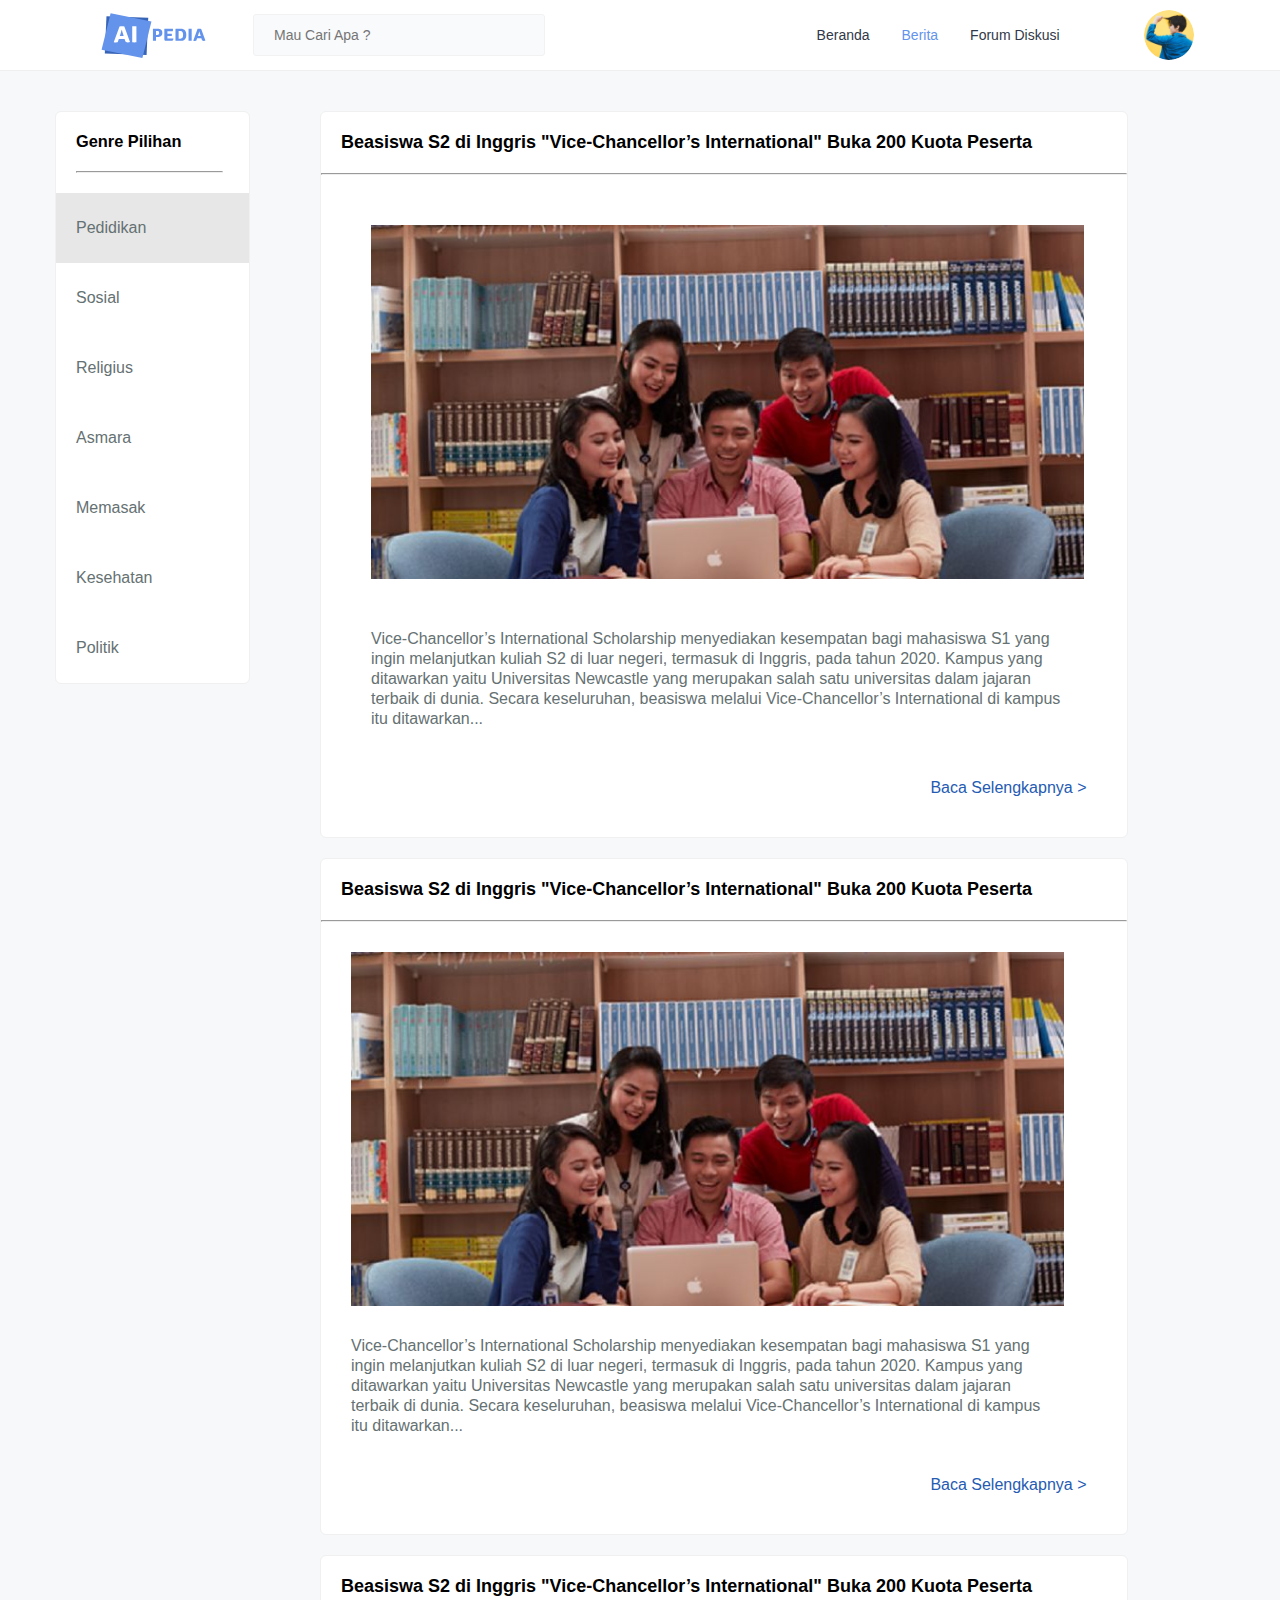
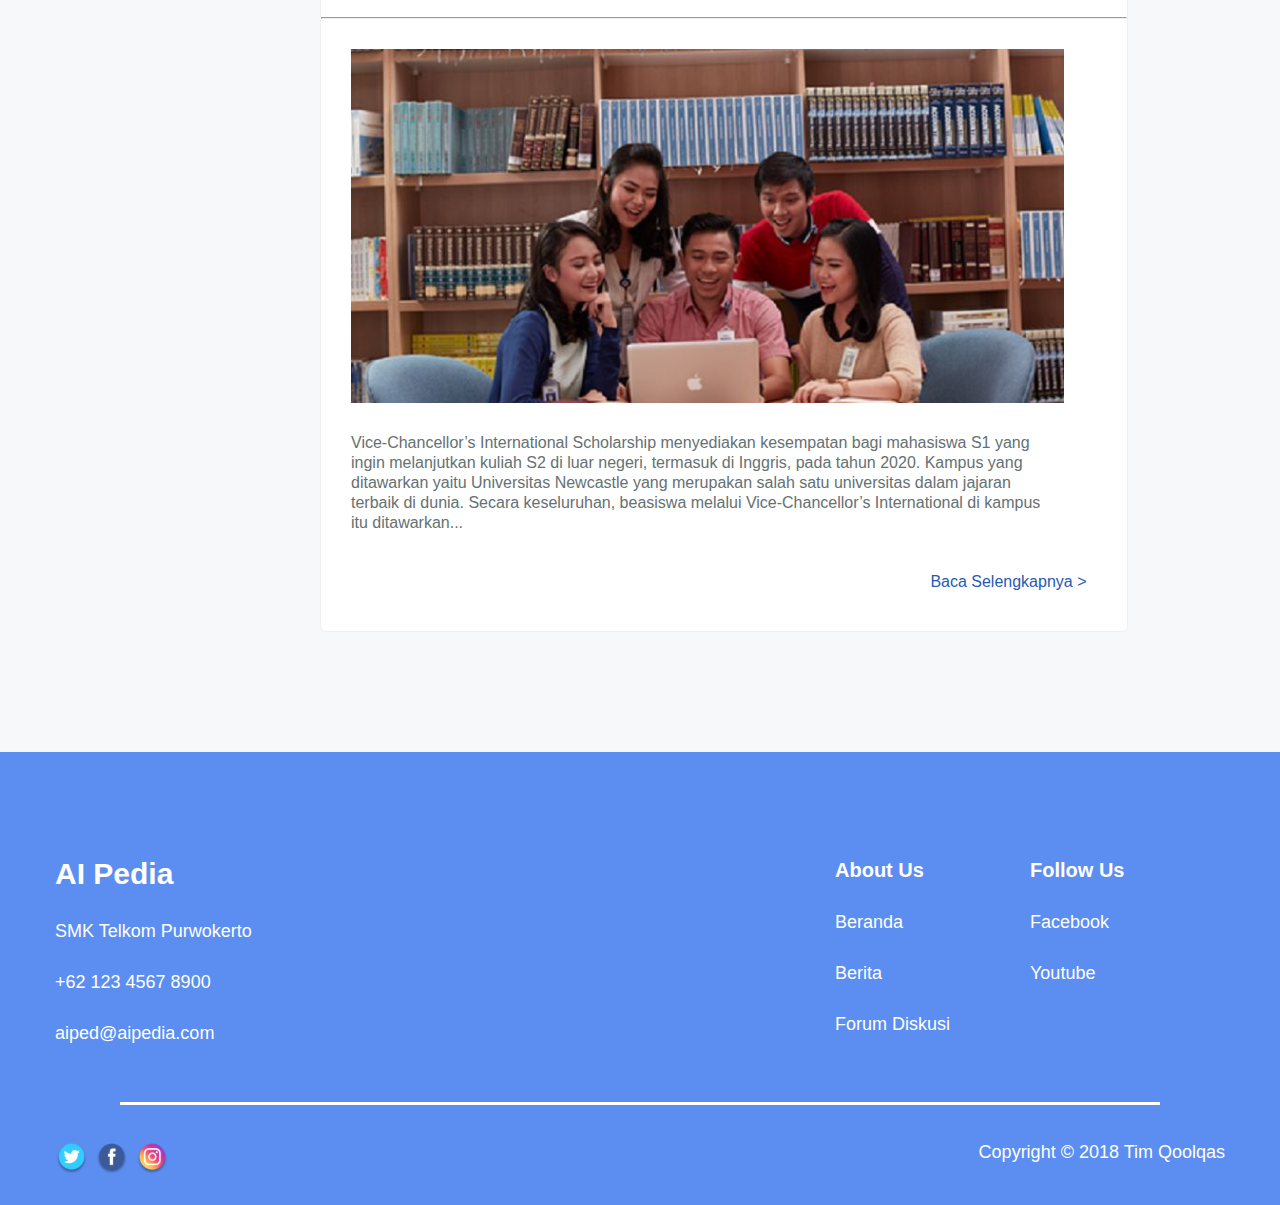
<file: berita.html>
<!DOCTYPE html>
<html lang="en">

<head>
    <meta charset="UTF-8">
    <meta name="viewport" content="width=device-width, initial-scale=1.0">
    <meta http-equiv="X-UA-Compatible" content="ie=edge">
    <link rel="stylesheet" type="text/css" href="assets/css/style.css">
    <link rel="stylesheet" type="text/css" href="assets/css/gridku.css">

    <script type="text/javascript" href="assets/js/jquery.js"></script>
    <title>Berita</title>
</head>

<body>

    <nav class="navbar">
        <div class="container navbar-padding">
            <div class="navbar-brand">
                <a class="navbar-item" href="index.html">
                    <img src="assets/img/g2.svg" alt="Kita Pintar" width="135" height="45">
                </a>
                <div class="navbar-burger burger" data-target="">
                    <span></span>
                    <span></span>
                    <span></span>
                </div>
            </div>
            <div id="" class="navbar-menu">
                <div class="navbar-start">
                    <div class="navbar-item">
                        <form>
                            <div class="control">
                                <input class="input search-header" type="text" placeholder="Mau Cari Apa ?">
                            </div>
                        </form>
                    </div>
                    <a class="navbar-item right" href="index.html">
                            Beranda
                        </a>
                    <a class="navbar-item is-active " href="berita.html">
                            Berita 
                        </a>
                    <a class="navbar-item " href="pertanyaan.html">
                            Forum Diskusi
                        </a>
                </div>


                <div class="navbar-item has-dropdown is-hoverable">
                    <div class="navbar-link">
                        <img class="rounded" src="assets/img/Subtract.png" />
                    </div>
                    <div class="navbar-dropdown  is-right is-boxed">
                        <a class="navbar-item" href="profile.html">
                                    Profile
                                </a>
                        <a class="navbar-item" href="#">
                                    Notifikasi
                                </a>
                        <a class="navbar-item" href="#">
                                    Pengaturan
                                </a>
                        <hr class="navbar-divider">
                        <a class="navbar-item" href="#">
                            Bantuan
                         </a>
                        <a class="navbar-item" href="login.html">
                                   Keluar
                                </a>
                    </div>
                </div>
            </div>
        </div>
        </div>
    </nav>



    <section class="padding-top-40 padding-bottom-100 grey-color">
        <div class="container">
            <div class="row">
                <div class="col-md-2">
                    <div class="panel border">
                        <h3 class="margin-20">Genre Pilihan</h3>
                        <hr style="background: #0061D6;width: 75%; margin: 20px;">
                        <div class=" ">
                            <div class="flex grey-color-2 padding-10 pointer">
                                <p class="text-normal margin-left-10  ">Pedidikan</p>
                            </div>
                            <div class="flex padding-10 pointer">
                                <p class="text-normal  margin-left-10  ">Sosial</p>
                            </div>
                            <div class="flex  padding-10 pointer">
                                <p class="text-normal  margin-left-10 ">Religius</p>
                            </div>
                            <div class="flex  padding-10 pointer">
                                <p class="text-normal   margin-left-10 ">Asmara</p>
                            </div>
                            <div class="flex  padding-10 pointer">
                                <p class="text-normal  margin-left-10 ">Memasak</p>
                            </div>
                            <div class="flex  padding-10 pointer">
                                <p class="text-normal  margin-left-10 ">Kesehatan</p>
                            </div>
                            <div class="flex  padding-10 pointer">
                                <p class="text-normal  margin-left-10 ">Politik</p>
                            </div>

                        </div>
                    </div>
                </div>
                <div class="col-md-9">
                    <div class="panel border  margin-bottom-20 margin-left-70 ">
                        <h3 class="text-title margin-20 "> Beasiswa S2 di Inggris "Vice-Chancellor’s International" Buka 200 Kuota Peserta
                        </h3>
                        <hr>
                        <div class="flex margin-50 ">
                            <img src="assets/img/one.png " class="" />

                        </div>
                        <p class="text-normal flex berita margin-50">Vice-Chancellor’s International Scholarship menyediakan kesempatan bagi mahasiswa S1 yang ingin melanjutkan kuliah S2 di luar negeri, termasuk di Inggris, pada tahun 2020. Kampus yang ditawarkan yaitu Universitas Newcastle yang
                            merupakan salah satu universitas dalam jajaran terbaik di dunia. Secara keseluruhan, beasiswa melalui Vice-Chancellor’s International di kampus itu ditawarkan...


                        </p>
                        <p class="text-link align-right margin-40">Baca Selengkapnya ></p>
                    </div>

                    <div class="panel border  margin-bottom-20  margin-left-70 ">
                        <h3 class="text-title margin-20 "> Beasiswa S2 di Inggris "Vice-Chancellor’s International" Buka 200 Kuota Peserta
                        </h3>
                        <hr>
                        <div class="flex margin-30 ">
                            <img src="assets/img/one.png " class="" />

                        </div>
                        <p class="text-normal flex berita margin-30">Vice-Chancellor’s International Scholarship menyediakan kesempatan bagi mahasiswa S1 yang ingin melanjutkan kuliah S2 di luar negeri, termasuk di Inggris, pada tahun 2020. Kampus yang ditawarkan yaitu Universitas Newcastle yang
                            merupakan salah satu universitas dalam jajaran terbaik di dunia. Secara keseluruhan, beasiswa melalui Vice-Chancellor’s International di kampus itu ditawarkan...


                        </p>
                        <p class="text-link margin-40 align-right">Baca Selengkapnya ></p>
                    </div>

                    <div class="panel border  margin-bottom-20  margin-left-70 ">
                        <h3 class="text-title margin-20 "> Beasiswa S2 di Inggris "Vice-Chancellor’s International" Buka 200 Kuota Peserta
                        </h3>
                        <hr>
                        <div class="flex margin-30 ">
                            <img src="assets/img/one.png " class="" />

                        </div>
                        <p class="text-normal flex berita margin-30">Vice-Chancellor’s International Scholarship menyediakan kesempatan bagi mahasiswa S1 yang ingin melanjutkan kuliah S2 di luar negeri, termasuk di Inggris, pada tahun 2020. Kampus yang ditawarkan yaitu Universitas Newcastle yang
                            merupakan salah satu universitas dalam jajaran terbaik di dunia. Secara keseluruhan, beasiswa melalui Vice-Chancellor’s International di kampus itu ditawarkan...


                        </p>
                        <p class="text-link margin-40 align-right">Baca Selengkapnya ></p>
                    </div>
                </div>
            </div>
        </div>
    </section>
    <!-- footer -->
    <footer>
        <div class="footer text-white">

            <div class="container">
                <div class="row isi-footer">
                    <div class="col-md-4 margin-top-80">
                        <h2>AI Pedia</h2>
                        <p>SMK Telkom Purwokerto</p>
                        <p>+62 123 4567 8900</p>
                        <p>aiped@aipedia.com</p>
                    </div>

                    <div class="col-md-2 ml-auto margin-top-80 ">
                        <h4>About Us</h4>
                        <li><a href="">Beranda</li>
                        <li><a href="">Berita</a></li>
                        <li><a href="">Forum Diskusi</a></li>

                    </div>

                    <div class="col-md-2 margin-top-80">
                        <h4>Follow Us</h4>
                        <li><a href="">Facebook</a></li>
                        <li><a href="">Youtube</a></li>
                    </div>

                </div>
            </div>
            <hr class="hr-footer margin-top-40 margin-left-120 margin-right-120">
            <div class="container ">
                <div class="row ">

                    <img class="margin-top-30 margin-bottom-30" src="assets/img/media.svg">
                    <p class="ml-auto">Copyright © 2018 Tim Qoolqas</p>

                </div>
            </div>
        </div>

        </div>
    </footer>

</body>

</html>
</file>
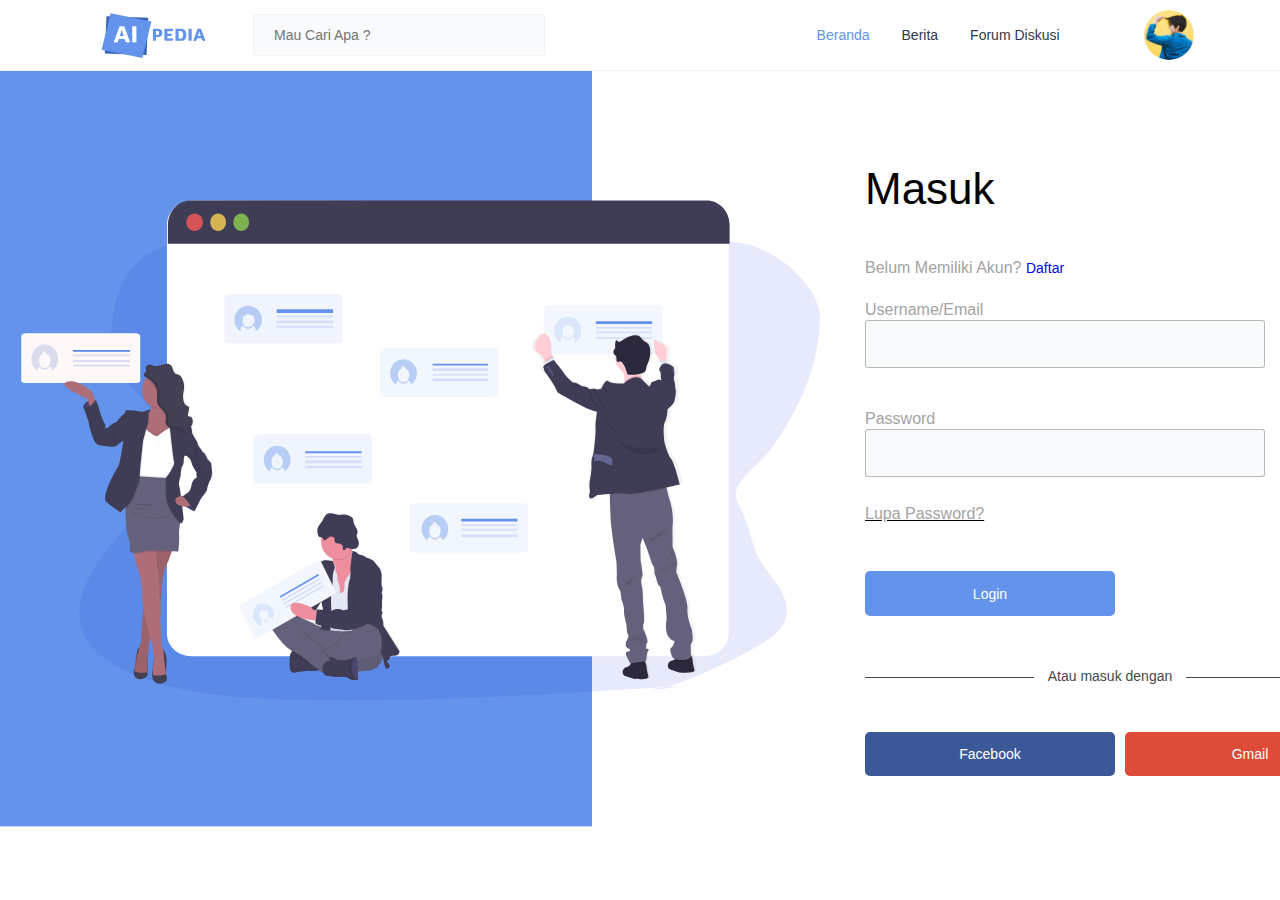
<file: login.html>
<!DOCTYPE html>
<html lang="en">

<head>
    <meta charset="UTF-8">
    <meta name="viewport" content="width=device-width, initial-scale=1.0">
    <meta http-equiv="X-UA-Compatible" content="ie=edge">
    <link rel="stylesheet" href="assets/css/style.css">
    <link rel="stylesheet" type="text/css" href="assets/css/gridku.css">
    <title>Document</title>
</head>



<body style=''>
    <nav class="navbar">
        <div class="container navbar-padding">
            <div class="navbar-brand">
                <a class="navbar-item" href="index.html">
                    <img src="assets/img/g2.svg" alt="Kita Pintar" width="135" height="45">
                </a>
                <div class="navbar-burger burger" data-target="">
                    <span></span>
                    <span></span>
                    <span></span>
                </div>
            </div>
            <div id="" class="navbar-menu">
                <div class="navbar-start">
                    <div class="navbar-item">
                        <form>
                            <div class="control">
                                <input class="input search-header" type="text" placeholder="Mau Cari Apa ?">
                            </div>
                        </form>
                    </div>
                    <a class="navbar-item is-active right" href="index.html">
                        Beranda
                    </a>
                    <a class="navbar-item " href="pertanyaan.html">
                        Berita
                    </a>
                    <a class="navbar-item " href="buku.html">
                        Forum Diskusi
                    </a>
                </div>


                <div class="navbar-item has-dropdown is-hoverable">
                    <div class="navbar-link">
                        <img class="rounded" src="assets/img/Subtract.png" />
                    </div>
                    <div class="navbar-dropdown  is-right is-boxed">
                        <a class="navbar-item" href="profile.html">
                            Profile
                        </a>
                        <a class="navbar-item" href="#">
                            Notifikasi
                        </a>
                        <a class="navbar-item" href="#">
                            Pengaturan
                        </a>
                        <hr class="navbar-divider">
                        <a class="navbar-item" href="#">
                            Bantuan
                        </a>
                        <a class="navbar-item" href="login.html">
                            Keluar
                        </a>
                    </div>
                </div>
            </div>
        </div>
        </div>
    </nav>

    <section class="section-login">
        <div class="">
            <img src="assets/img/sign.svg" width="820px" height="820px" style="
            margin-top: -55px;">
        </div>

        <div class="login-page col-md-2">
            <div class="form">
                <form class="register-form"></form>
                <div class="flex-left">

                    <p class="text-super">Masuk</p>
                    <p class="text-masuk">Belum Memiliki Akun? <a href="signup.html">Daftar</a></p>
                </div>
                <p class="text-place">Username/Email</p>
                <input type="text">
                <p class="text-place">Password</p>
                <input type="password">
                <p><u><a class="text-masuk" href="login.html">Lupa Password?</a></u></p>
                <a href="index.html"><button class="btn-full margin-bottom-30">Login</button></a>

                <hr class="hr-text text-center margin-bottom-40 " data-content="Atau masuk dengan" style="margin-top: 20px;">
                <div class="btn-group">
                    <button class="fb btn-full">Facebook</button>
                    <button class="gmail btn-full">Gmail</button>
                </div>
                </form>
            </div>

        </div>


    </section>


</body>

</html>
</file>
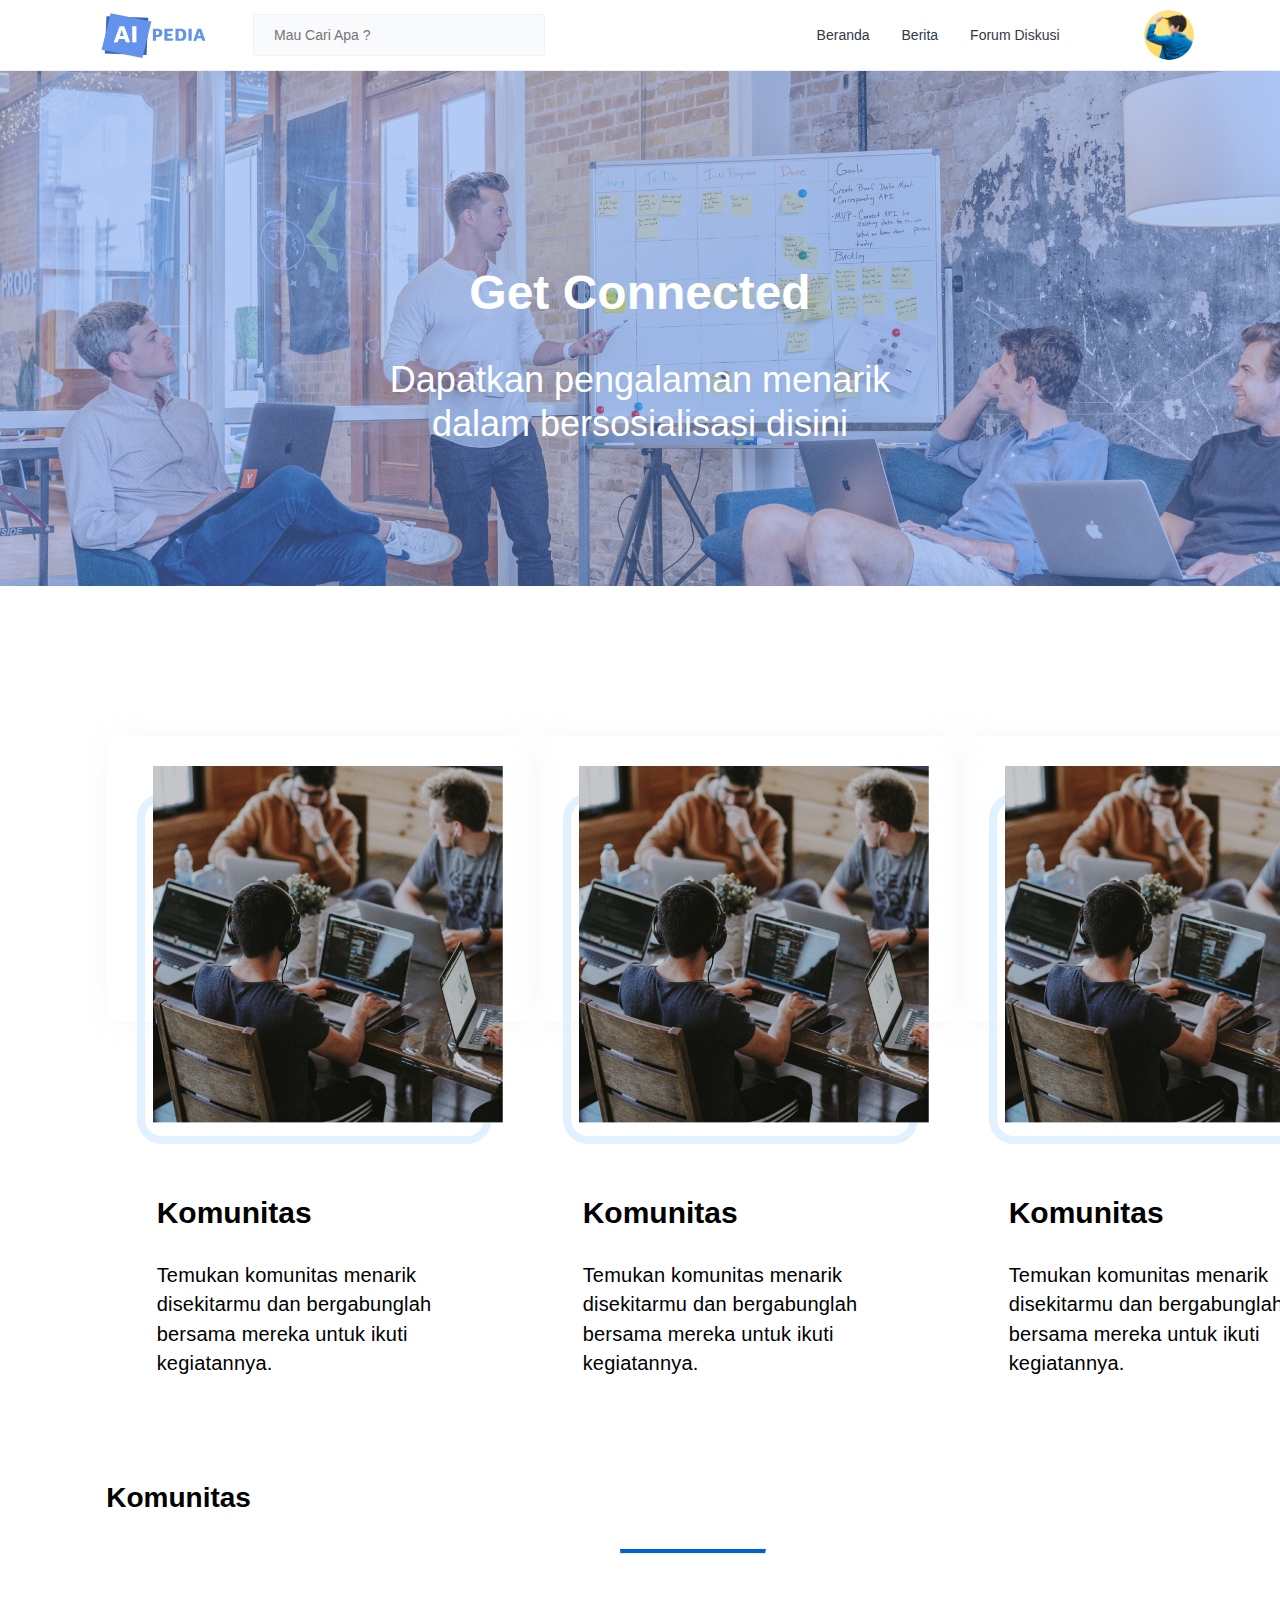
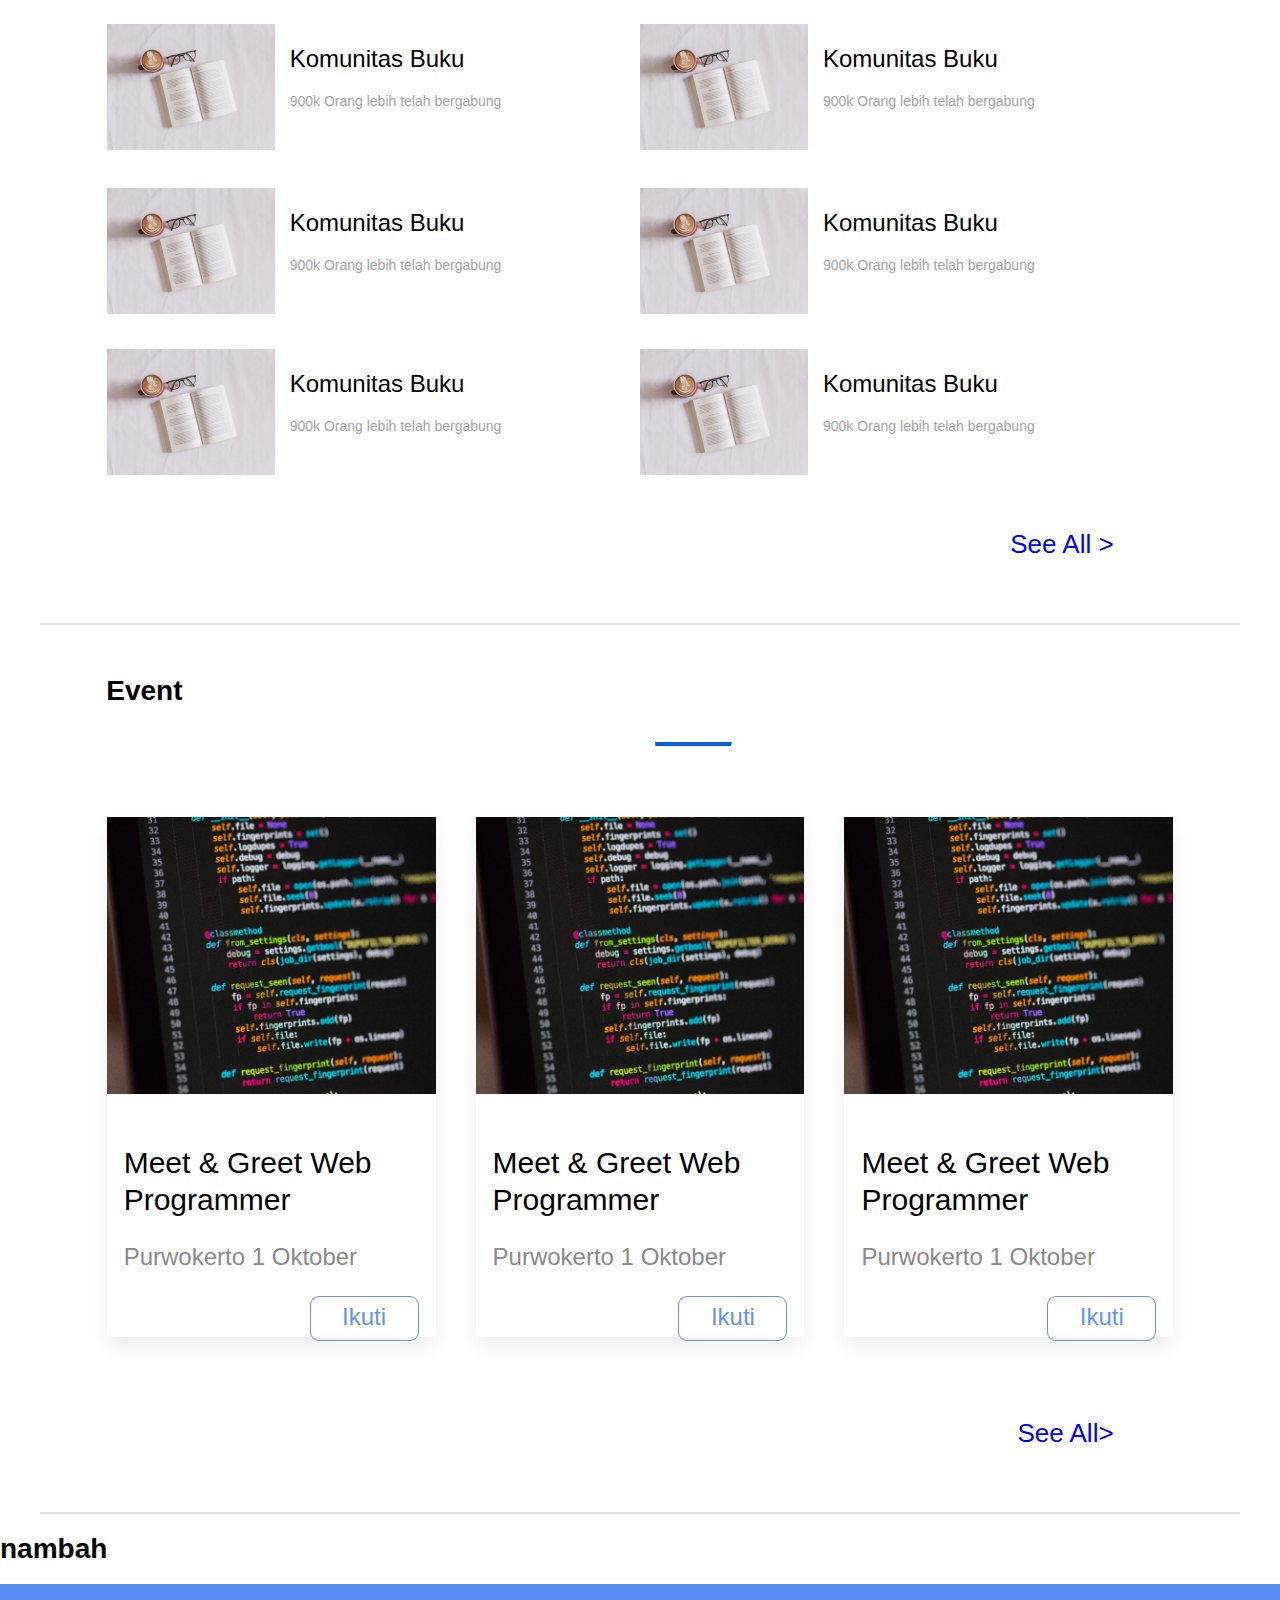
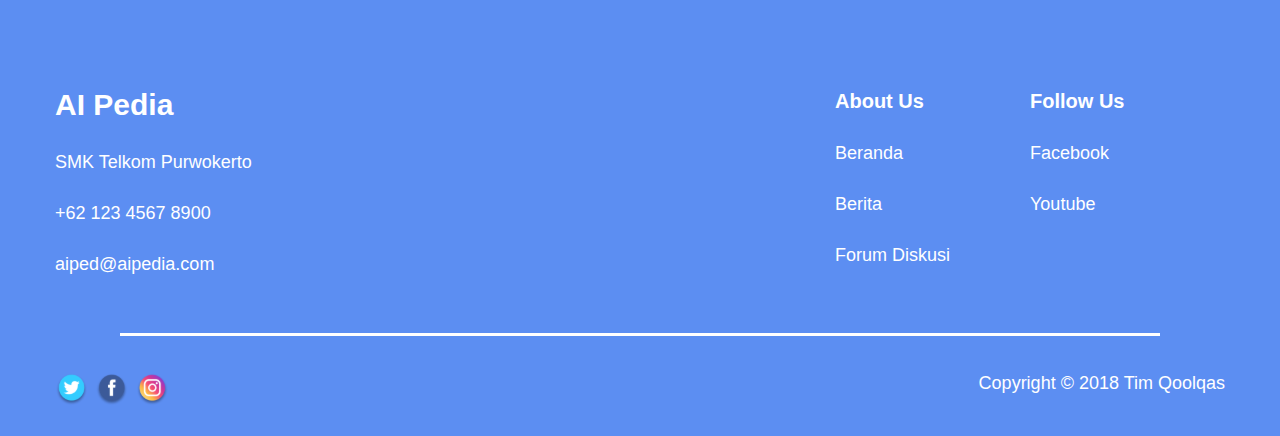
<file: sosial.html>
<!DOCTYPE html>
<html lang="en">

<head>
    <meta charset="UTF-8">
    <meta name="viewport" content="width=device-width, initial-scale=1.0">
    <meta http-equiv="X-UA-Compatible" content="ie=edge">
    <link rel="stylesheet" href="assets/css/style.css">
    <link rel="stylesheet" type="text/css" href="assets/css/gridku.css">
    <link rel="stylesheet" href="assets/css/sosial.css">
    <title>Sosial Page</title>
</head>

<body>
    <nav class="navbar">
        <div class="container navbar-padding">
            <div class="navbar-brand">
                <a class="navbar-item" href="index.html">
                    <img src="assets/img/g2.svg" alt="Kita Pintar" width="135" height="45">
                </a>
                <div class="navbar-burger burger" data-target="">
                    <span></span>
                    <span></span>
                    <span></span>
                </div>
            </div>
            <div id="" class="navbar-menu">
                <div class="navbar-start">
                    <div class="navbar-item">
                        <form>
                            <div class="control">
                                <input class="input search-header" type="text" placeholder="Mau Cari Apa ?">
                            </div>
                        </form>
                    </div>
                    <a class="navbar-item  right" href="index.html">Beranda</a>
                    <a class="navbar-item " href="pertanyaan.html">Berita</a>
                    <a class="navbar-item " href="buku.html">Forum Diskusi</a>
                </div>
                <div class="navbar-item has-dropdown is-hoverable">
                    <div class="navbar-link">
                        <img class="rounded" src="assets/img/Subtract.png" />
                    </div>
                    <div class="navbar-dropdown  is-right is-boxed">
                        <a class="navbar-item" href="profile.html">Profile</a>
                        <a class="navbar-item" href="#">Notifikasi</a>
                        <a class="navbar-item" href="#">Pengaturan</a>
                        <hr class="navbar-divider">
                        <a class="navbar-item" href="#">Bantuan</a>
                        <a class="navbar-item" href="login.html">Keluar</a>
                    </div>
                </div>
            </div>
        </div>
        </div>
    </nav>

    <div class="cont-header">
        <div class="overlay cont-text">
            <h1>Get Connected</h1>
            <p>Dapatkan pengalaman menarik<br> dalam bersosialisasi disini</p>
        </div>
    </div>

    <div class="container-card col-md-10">
        <div class="card">
            <img src="assets/img/Group 17.png" alt="">
            <h2>Komunitas</h2>
            <p>Temukan komunitas menarik<br> disekitarmu dan bergabunglah<br> bersama mereka untuk ikuti<br> kegiatannya.
            </p>
        </div>
        <div class="card">
            <img src="assets/img/Group 17.png" alt="">
            <h2>Komunitas</h2>
            <p>Temukan komunitas menarik<br> disekitarmu dan bergabunglah<br> bersama mereka untuk ikuti<br> kegiatannya.
            </p>
        </div>
        <div class="card">
            <img src="assets/img/Group 17.png" alt="">
            <h2>Komunitas</h2>
            <p>Temukan komunitas menarik<br> disekitarmu dan bergabunglah<br> bersama mereka untuk ikuti<br> kegiatannya.
            </p>
        </div>
    </div>

    <div style="margin-top:360px">
        <div class="judul-komunitas">
            <h1>Komunitas</h1>
            <hr style="width:144px; border-top: 4px solid #0061D6; margin-top: 35px;">
        </div>
        <div class="container-card2 col-md-10">
            <div class="card-kiri">
                <div class="content-card">
                    <img src="assets/img/nicole-honeywill-nGrfKmtwv24-unsplash (1).png" alt="">
                    <div>
                        <h2>Komunitas Buku</h2>
                        <p>900k Orang lebih telah bergabung</p>
                    </div>
                </div>
                <div class="content-card">
                    <img src="assets/img/nicole-honeywill-nGrfKmtwv24-unsplash (1).png" alt="">
                    <div>
                        <h2>Komunitas Buku</h2>
                        <p>900k Orang lebih telah bergabung</p>
                    </div>
                </div>
                <div class="content-card">
                    <img src="assets/img/nicole-honeywill-nGrfKmtwv24-unsplash (1).png" alt="">
                    <div>
                        <h2>Komunitas Buku</h2>
                        <p>900k Orang lebih telah bergabung</p>
                    </div>
                </div>
            </div>
            <div class="card-kanan">
                <div class="content-card">
                    <img src="assets/img/nicole-honeywill-nGrfKmtwv24-unsplash (1).png" alt="">
                    <div>
                        <h2>Komunitas Buku</h2>
                        <p>900k Orang lebih telah bergabung</p>
                    </div>
                </div>
                <div class="content-card">
                    <img src="assets/img/nicole-honeywill-nGrfKmtwv24-unsplash (1).png" alt="">
                    <div>
                        <h2>Komunitas Buku</h2>
                        <p>900k Orang lebih telah bergabung</p>
                    </div>
                </div>
                <div class="content-card">
                    <img src="assets/img/nicole-honeywill-nGrfKmtwv24-unsplash (1).png" alt="">
                    <div>
                        <h2>Komunitas Buku</h2>
                        <p>900k Orang lebih telah bergabung</p>
                    </div>
                </div>
            </div>
        </div>
        <div class="akhir-komunitas">
            <a href="#">See All ></a>
        </div>
        <hr style="width:1198px; border: 1px solid #DFDFDF; margin: 145px auto 0 auto;">
    </div>

    <div class="">
        <div class="judul-event">
            <h1>Event</h1>
            <hr style="width:75px; border-top: 4px solid #0061D6; margin-top: 35px;">
        </div>
        <div class="container-card3 col-md-10 space-around">
            <div class="card-wrap">
                <img src="assets/img/chris-ried-ieic5Tq8YMk-unsplash.png" alt="" width="100%">
                <div class="card-isi">
                    <h3>Meet & Greet Web<br> Programmer
                    </h3>
                    <p>Purwokerto 1 Oktober </p>
                    <button><a href="#"></a>Ikuti</button>
                </div>
            </div>
            <div class="card-wrap">
                <img src="assets/img/chris-ried-ieic5Tq8YMk-unsplash.png" alt="" width="100%">
                <div class="card-isi">
                    <h3>Meet & Greet Web<br> Programmer
                    </h3>
                    <p>Purwokerto 1 Oktober </p>
                    <button><a href="#"></a>Ikuti</button>
                </div>
            </div>
            <div class="card-wrap">
                <img src="assets/img/chris-ried-ieic5Tq8YMk-unsplash.png" alt="" width="100%">
                <div class="card-isi">
                    <h3>Meet & Greet Web<br> Programmer
                    </h3>
                    <p>Purwokerto 1 Oktober </p>
                    <button><a href="#"></a>Ikuti</button>
                </div>
            </div>
        </div>
        <div class="akhir-event">
            <a href="#">See All></a>
        </div>
        <hr style="width:1198px; border: 1px solid #DFDFDF; margin: 145px auto 0 auto;">
    </div>

    <div>
        <h1>nambah</h1>
    </div>
    <!-- footer -->
    <footer>
        <div class="footer text-white">

            <div class="container">
                <div class="row isi-footer">
                    <div class="col-md-4 margin-top-80">
                        <h2>AI Pedia</h2>
                        <p>SMK Telkom Purwokerto</p>
                        <p>+62 123 4567 8900</p>
                        <p>aiped@aipedia.com</p>
                    </div>

                    <div class="col-md-2 ml-auto margin-top-80 ">
                        <h4>About Us</h4>
                        <li><a href="">Beranda</li>
                        <li><a href="">Berita</a></li>
                        <li><a href="">Forum Diskusi</a></li>

                    </div>

                    <div class="col-md-2 margin-top-80">
                        <h4>Follow Us</h4>
                        <li><a href="">Facebook</a></li>
                        <li><a href="">Youtube</a></li>
                    </div>

                </div>
            </div>
            <hr class="hr-footer margin-top-40 margin-left-120 margin-right-120">
            <div class="container ">
                <div class="row ">

                    <img class="margin-top-30 margin-bottom-30" src="assets/img/media.svg">
                    <p class="ml-auto">Copyright © 2018 Tim Qoolqas</p>

                </div>
            </div>
        </div>

        </div>
    </footer>

</body>

</html>
</file>
<file: assets/css/style.css>
body {
        margin: 0px;
    }
    
    body,
    button,
    input,
    select,
    textarea,
    a {
        text-decoration: none;
        font-family: Graphik, sans-serif;
        font-size: 14px;
    }
    
    .button,
    .input,
    .textarea,
    .select select {
        -moz-appearance: none;
        -webkit-appearance: none;
        align-items: center;
        border: 1px solid transparent;
        border-radius: 4px;
        box-shadow: none;
        display: inline-flex;
        justify-content: flex-start;
        line-height: 1.5;
        position: relative;
    }
    
    .navbar {
        background-color: white;
        height: 70px;
        position: relative;
        z-index: 30;
        border-bottom: 1px solid #EFEFEF;
    }
    
    .navbar>.container {
        align-items: stretch;
        display: flex;
        width: 100%;
    }
    
    .navbar-brand {
        align-items: stretch;
        display: flex;
        flex-shrink: 0;
        min-height: 3.25rem;
    }
    
    .navbar-brand a.navbar-item:hover {
        background-color: transparent;
    }
    
    .right {
        margin-left: 40%
    }
    
    .navbar-burger {
        cursor: pointer;
        display: block;
        height: 3.25rem;
        position: relative;
        width: 3.25rem;
        margin-left: auto;
    }
    
    .navbar-burger span {
        background-color: currentColor;
        display: block;
        height: 1px;
        left: calc(50% - 8px);
        position: absolute;
        -webkit-transform-origin: center;
        transform-origin: center;
        transition-duration: 86ms;
        transition-timing-function: ease-out;
        width: 16px;
    }
    
    .navbar-burger span:nth-child(1) {
        top: calc(50% - 6px);
    }
    
    .navbar-burger span:nth-child(2) {
        top: calc(50% - 1px);
    }
    
    .navbar-burger span:nth-child(3) {
        top: calc(50% + 4px);
    }
    
    .navbar-menu {
        display: none;
    }
    
    .navbar-item,
    .navbar-link {
        color: #313848;
        display: block;
        line-height: 1.5;
        padding: 0.5rem 1rem;
        position: relative;
    }
    
    a.navbar-item,
    .navbar-link {
        cursor: pointer;
    }
    
    a.navbar-item:hover,
    a.navbar-item.is-active,
    .navbar-link:hover,
    .navbar-link.is-active {
        color: #6493EB;
        transition: all 0.2s cubic-bezier(0.815, 0.005, 0.18, 1.005);
    }
    
    .navbar-item {
        display: block;
        flex-grow: 0;
        flex-shrink: 0;
    }
    
    .navbar-item.has-dropdown {
        padding: 0;
    }
    
    .navbar-dropdown {
        padding-bottom: 0.5rem;
        padding-top: 0.5rem;
    }
    
    .navbar-dropdown .navbar-item {
        padding-left: 1.5rem;
        padding-right: 1.5rem;
    }
    
    .input {
        padding: 12px 20px;
        border-radius: 3px;
        background-color: #f9fafb;
        height: 16px;
        color: #363636;
        outline-color: none;
    }
    
    .input:hover {
        border-color: 3px #3273dc solid;
        border: #3273dc;
    }
    /*ilustrasi*/
    
    .ilustrasi {
        margin-top: 40px;
    }
    /*ilustrasi*/
    
    .text-home>h1 {
        font-family: Arial, Helvetica, sans-serif;
        font-style: normal;
        font-weight: bold;
        font-size: 2.8vw;
        width: 450px;
        letter-spacing: 0.5px;
        color: #091932;
        line-height: 70px !important;
        line-height: 60px;
        margin-top: 100px;
    }
    
    .text-home>p {
        font-family: Arial, Helvetica, sans-serif;
        font-style: normal;
        font-weight: normal;
        font-size: 20px;
        line-height: 35px;
        color: #545454;
    }
    
    .text-home-1 {
        margin-top: 200px;
    }
    
    .text-home-1>h1 {
        font-family: Arial, Helvetica, sans-serif;
        font-style: normal;
        font-size: 32px;
        width: 470px;
        margin-left: 50px;
        color: #091932;
    }
    
    .text-home-1>p {
        font-family: Arial, Helvetica, sans-serif;
        font-style: normal;
        font-weight: 100px;
        font-size: 20px;
        margin-left: 50px;
        margin-top: 30px;
        line-height: 25px;
        width: 320px;
        color: #545454;
    }
    
    .btn-full {
        width: 250px;
        height: 45px;
        margin-top: 35px;
        border: none;
        cursor: pointer;
        color: white;
        background: #6493EB;
        border-radius: 5px;
    }
    
    .btn-full:hover {
        background: rgb(49, 83, 148);
    }
    
    .full-height {
        height: 100%;
        text-align: center;
        color: white;
        font-size: 28px;
        padding: 160px;
        font-family: Arial, Helvetica, sans-serif;
    }
    
    .berita {
        max-width: 700px;
        font-family: Arial, Helvetica, sans-serif;
        font-weight: normal;
        line-height: 20px;
    }
    
    .background-bg-group {
        background-image: url('../img/video-up.svg');
        background-size: cover;
        height: 420px;
    }
    
    .background-bg-group-2 {
        background-image: url('../img/gambar22.svg');
        background-size: cover;
        height: 420px;
    }
    
    .text-white {
        color: white;
    }
    
    .overlay {
        z-index: 1000;
    }
    
    .overlayy {
        position: fixed;
        top: 0;
        bottom: 0;
        left: 0;
        right: 0;
        background-color: rgb(241, 241, 241);
        visibility: hidden;
        opacity: 100;
    }
    
    .overlayy:target {
        visibility: visible;
        opacity: 1;
    }
    
    .border {
        border: 0.5px solid #f0f0f0;
    }
    
    .panel {
        border-radius: 6px;
        background: white;
    }
    
    .white {
        background-color: white;
    }
    
    .text-10 {
        font-size: 10px;
    }
    
    .text-10px {
        font-size: 12px;
        color: #C4C4C4;
    }
    
    .text-12px {
        font-size: 12px;
    }
    
    .text-14px {
        font-size: 14px;
    }
    
    .text-normal {
        color: rgb(101, 113, 114);
        font-size: 16px;
    }
    
    .text-title {
        font-size: 18px;
    }
    
    .text-link {
        font-size: 16px;
        color: #255bb3;
        cursor: pointer;
    }
    
    .text-link:hover {
        color: #0a295c;
    }
    
    .flex {
        display: flex;
    }
    
    .grey-color {
        background-color: #f6f8fa;
    }
    
    .grey-color-2 {
        background-color: rgb(231, 231, 231);
    }
    
    .padding-10 {
        padding: 10px;
    }
    
    .padding-20 {
        padding: 20px;
    }
    
    .padding-30 {
        padding: 30px;
    }
    
    .padding-40 {
        padding: 40px;
    }
    
    .padding-50 {
        padding: 50px;
    }
    
    .padding-60 {
        padding: 60px;
    }
    
    .padding-70 {
        padding: 70px;
    }
    
    .padding-80 {
        padding: 80px;
    }
    
    .padding-90 {
        padding: 90px;
    }
    
    .padding-100 {
        padding: 100px;
    }
    
    .padding-120 {
        padding: 120px;
    }
    
    .padding-top-10 {
        padding-top: 10px;
    }
    
    .padding-top-20 {
        padding-top: 20px;
    }
    
    .padding-top-30 {
        padding-top: 30px;
    }
    
    .padding-top-40 {
        padding-top: 40px;
    }
    
    .padding-top-50 {
        padding-top: 50px;
    }
    
    .padding-top-60 {
        padding-top: 60px;
    }
    
    .padding-top-70 {
        padding-top: 70px;
    }
    
    .padding-top-80 {
        padding-top: 80px;
    }
    
    .padding-top-90 {
        padding-top: 90px;
    }
    
    .padding-top-100 {
        padding-top: 100px;
    }
    
    .padding-top-120 {
        padding-top: 120px;
    }
    
    .padding-bottom-10 {
        padding-bottom: 10px;
    }
    
    .padding-bottom-5 {
        padding-bottom: 5px;
    }
    
    .padding-bottom-20 {
        padding-bottom: 20px;
    }
    
    .padding-bottom-30 {
        padding-bottom: 30px;
    }
    
    .padding-bottom-40 {
        padding-bottom: 40px;
    }
    
    .padding-bottom-50 {
        padding-bottom: 50px;
    }
    
    .padding-bottom-60 {
        padding-bottom: 60px;
    }
    
    .padding-bottom-70 {
        padding-bottom: 70px;
    }
    
    .padding-bottom-80 {
        padding-bottom: 80px;
    }
    
    .padding-bottom-90 {
        padding-bottom: 90px;
    }
    
    .padding-bottom-100 {
        padding-bottom: 100px;
    }
    
    .padding-bottom-120 {
        padding-bottom: 120px;
    }
    
    .padding-left-10 {
        padding-left: 10px;
    }
    
    .padding-left-20 {
        padding-left: 20px;
    }
    
    .padding-left-30 {
        padding-left: 30px;
    }
    
    .padding-left-40 {
        padding-left: 40px;
    }
    
    .padding-left-50 {
        padding-left: 50px;
    }
    
    .padding-left-60 {
        padding-left: 60px;
    }
    
    .padding-left-70 {
        padding-left: 70px;
    }
    
    .padding-left-80 {
        padding-left: 80px;
    }
    
    .padding-left-90 {
        padding-left: 90px;
    }
    
    .padding-left-100 {
        padding-left: 100px;
    }
    
    .padding-left-120 {
        padding-left: 120px;
    }
    
    .padding-right-10 {
        padding-right: 10px;
    }
    
    .padding-right-20 {
        padding-right: 20px;
    }
    
    .padding-right-30 {
        padding-right: 30px;
    }
    
    .padding-right-40 {
        padding-right: 40px;
    }
    
    .padding-right-50 {
        padding-right: 50px;
    }
    
    .padding-right-60 {
        padding-right: 60px;
    }
    
    .padding-right-70 {
        padding-right: 70px;
    }
    
    .padding-right-80 {
        padding-right: 80px;
    }
    
    .padding-right-90 {
        padding-right: 90px;
    }
    
    .padding-right-100 {
        padding-right: 100px;
    }
    
    .padding-right-120 {
        padding-right: 120px;
    }
    
    .margin-5 {
        margin: 5px;
    }
    
    .margin-10 {
        margin: 10px;
    }
    
    .margin-15 {
        margin: 15px;
    }
    
    .margin-20 {
        margin: 20px;
    }
    
    .margin-30 {
        margin: 30px;
    }
    
    .margin-40 {
        margin: 40px;
    }
    
    .margin-50 {
        margin: 50px;
    }
    
    .margin-60 {
        margin: 60px;
    }
    
    .margin-70 {
        margin: 70px;
    }
    
    .margin-80 {
        margin: 80px;
    }
    
    .margin-90 {
        margin: 90px;
    }
    
    .margin-100 {
        margin: 100px;
    }
    
    .margin-120 {
        margin: 120px;
    }
    
    .margin-top-5 {
        margin-top: 5px;
    }
    
    .margin-top-10 {
        margin-top: 10px;
    }
    
    .margin-top-2 {
        margin-top: 2px;
    }
    
    .margin-top-6 {
        margin-top: 6px;
    }
    
    .margin-top-20 {
        margin-top: 20px;
    }
    
    .margin-top-30 {
        margin-top: 30px;
    }
    
    .margin-top-40 {
        margin-top: 40px;
    }
    
    .margin-top-50 {
        margin-top: 50px;
    }
    
    .margin-top-60 {
        margin-top: 60px;
    }
    
    .margin-top-70 {
        margin-top: 70px;
    }
    
    .margin-top-80 {
        margin-top: 80px;
    }
    
    .margin-top-90 {
        margin-top: 90px;
    }
    
    .margin-top-100 {
        margin-top: 100px;
    }
    
    .margin-top-120 {
        margin-top: 120px;
    }
    
    .margin-bottom-10 {
        margin-bottom: 10px;
    }
    
    .margin-bottom-20 {
        margin-bottom: 20px;
    }
    
    .margin-bottom-30 {
        margin-bottom: 30px;
    }
    
    .margin-bottom-40 {
        margin-bottom: 40px;
    }
    
    .margin-bottom-50 {
        margin-bottom: 50px;
    }
    
    .margin-bottom-60 {
        margin-bottom: 60px;
    }
    
    .margin-bottom-70 {
        margin-bottom: 70px;
    }
    
    .margin-bottom-80 {
        margin-bottom: 80px;
    }
    
    .margin-bottom-90 {
        margin-bottom: 90px;
    }
    
    .margin-bottom-100 {
        margin-bottom: 100px;
    }
    
    .margin-bottom-120 {
        margin-bottom: 120px;
    }
    
    .ml-auto {
        margin-left: auto;
    }
    
    .mr-auto {
        margin-right: auto;
    }
    
    .margin-left-10 {
        margin-left: 10px;
    }
    
    .margin-left-8 {
        margin-left: 8px;
    }
    
    .margin-left-20 {
        margin-left: 20px;
    }
    
    .margin-left-30 {
        margin-left: 30px;
    }
    
    .margin-left-40 {
        margin-left: 40px;
    }
    
    .margin-left-50 {
        margin-left: 50px;
    }
    
    .margin-left-60 {
        margin-left: 60px;
    }
    
    .margin-left-70 {
        margin-left: 70px;
    }
    
    .margin-left-80 {
        margin-left: 80px;
    }
    
    .margin-left-90 {
        margin-left: 90px;
    }
    
    .margin-left-100 {
        margin-left: 100px;
    }
    
    .margin-left-120 {
        margin-left: 120px;
    }
    
    .margin-right-10 {
        margin-right: 10px;
    }
    
    .margin-right-20 {
        margin-right: 20px;
    }
    
    .margin-right-30 {
        margin-right: 30px;
    }
    
    .margin-right-40 {
        margin-right: 40px;
    }
    
    .margin-right-50 {
        margin-right: 50px;
    }
    
    .margin-right-60 {
        margin-right: 60px;
    }
    
    .margin-right-70 {
        margin-right: 70px;
    }
    
    .margin-right-80 {
        margin-right: 80px;
    }
    
    .margin-right-90 {
        margin-right: 90px;
    }
    
    .margin-right-100 {
        margin-right: 100px;
    }
    
    .margin-right-120 {
        margin-right: 120px;
    }
    
    .align-left {
        text-align: left;
    }
    
    .align-right {
        text-align: right;
    }
    
    .align-center {
        text-align: center;
    }
    
    .book {
        width: 120%;
    }
    
    .book:hover {
        transform: scale(1.2);
    }
    
    .pointer {
        cursor: pointer;
    }
    
    .pointer:hover {
        background-color: rgb(231, 231, 231);
    }
    
    .blue {
        color: #6493EB;
    }
    
    .jwb-btn {
        border-radius: 5px;
        background-color: #6493EB;
        width: 80px;
        cursor: pointer;
        height: 30px;
        padding: 3px 20px;
        border: none;
        color: white;
    }
    
    .jwb-btn:hover {
        background-color: #255bb3;
    }
    
    .jwbn-btn {
        background-color: #EFEFEF;
        width: 100px;
        cursor: pointer;
        padding: 3px 20px;
        height: 30px;
        border: none;
        color: #3273dc;
        border: 1px solid #6493EB;
        border-radius: 5px;
    }
    
    .jwbn-btn:hover {
        border: 1px solid;
        color: #C6C6C6;
    }
    
    .acc-btn {
        border-radius: 5px;
        background-color: #6493EB;
        width: 70px;
        cursor: pointer;
        height: 30px;
        float: right;
        border: none;
        color: white;
    }
    
    .acc-btn:hover {
        background-color: #255bb3;
    }
    
    .ccl-btn {
        background-color: #EFEFEF;
        width: 70px;
        cursor: pointer;
        height: 30px;
        text-align: center;
        border: none;
        float: right;
        color: #C6C6C6;
        border-radius: 5px;
    }
    
    .ccl-btn:hover {
        border: 1px solid;
        border-color: #6493EB;
        color: #3273dc;
    }
    
    .float-right {
        float: right;
    }
    
    .float-left {
        float: left;
    }
    
    .display-none {
        display: none;
    }
    /* INDEX */
    
    .fitur {
        margin-top: 20%;
    }
    
    .fitur img {
        margin: 20px;
    }
    
    hr.hr1 {
        position: relative;
        margin: 60px 0;
        border: 1px dashed #f2f3f5;
    }
    
    .post-media {
        position: relative;
    }
    
    .post-media img {
        width: 550px;
    }
    
    .message-box.btn {
        margin-top: 30px !important;
    }
    
    .message-box {
        margin-top: 25%;
        font-family: 'Montserrat', sans-serif;
    }
    
    .message-box h2 {
        font-size: 30px;
        font-weight: 600;
        padding: 0 0 15px;
        margin: 0;
        line-height: 50px;
        margin-top: 0;
        text-transform: none;
    }
    
    .font-1 {
        font-family: 'Montserrat', sans-serif;
    }
    
    .message-box a {
        margin-top: 30px;
    }
    
    .btn-blue {
        width: 200px;
        height: 45px;
        margin-top: 35px;
        border: none;
        cursor: pointer;
        color: white;
        background: #6493EB;
        border-radius: 5px;
    }
    
    .btn-blue:hover {
        background: rgb(20, 47, 99);
    }
    
    .btn-white {
        width: 250px;
        height: 45px;
        margin-top: 35px;
        background: transparent;
        border-radius: 5px;
        cursor: pointer;
        color: #6493EB;
        font-weight: 500;
        padding: 15px 40px;
        border: 1px solid #6493EB;
        margin-left: 235px;
    }
    
    .btn-white:hover {
        background-color: #255bb3;
        color: white;
        border: 1px solid rgb(255, 255, 255);
    }
    
    .message-box p {
        margin-bottom: 20px;
        font-size: 18px;
        font-weight: 500;
        line-height: 27px;
    }
    
    .testi {
        margin-top: 200px;
        font-family: 'Montserrat', sans-serif;
    }
    
    .card,
    .cardd {
        padding: 30px 30px;
        width: 520px;
        height: 226px;
        margin-bottom: 100px;
        box-shadow: 1px 1px 29px -9px rgba(209, 211, 212, 0.4);
        -webkit-box-shadow: 1px 1px 29px -9px rgba(209, 211, 212, 0.4);
        -moz-box-shadow: 1px 1px 29px -9px rgba(209, 211, 212, 0.4);
    }
    
    .card-2,
    .cardd-2 {
        padding: 30px 30px;
        width: 320px;
        height: 226px;
        margin-bottom: 100px;
        box-shadow: 1px 1px 29px -9px rgba(209, 211, 212, 0.4);
        -webkit-box-shadow: 1px 1px 29px -9px rgba(209, 211, 212, 0.4);
        -moz-box-shadow: 1px 1px 29px -9px rgba(209, 211, 212, 0.4);
    }
    
    .cardd-2:hover {
        transform: scale(1.2);
        border: 2px #5C8EF2 solid;
    }
    
    .card,
    .cardd {
        line-height: 30px;
        font-size: 16px;
    }
    
    .cardd:hover {
        transform: scale(1.2);
        border: 2px #5C8EF2 solid;
    }
    
    .card-2 p,
    .cardd-2 p {
        line-height: 30px;
        font-size: 16px;
    }
    
    .card-profile img {
        width: 50px;
        margin-top: 30px;
    }
    
    .card-profile h6 {
        font-size: 16px;
        font-weight: 600;
        margin-top: 40px;
        margin-left: 15px;
    }
    
    .card-profile p {
        font-size: 10px;
        color: #BCBEC0;
        font-weight: 500;
        margin-left: 15px;
    }
    
    .testi .row {
        margin-top: 50px;
    }
    
    .testi h2 {
        text-align: right;
        font-size: 24px;
        margin-right: 100px !important;
    }
    
    .testi h1 {
        text-align: center;
        align-items: center;
    }
    
    .d-flex {
        display: -ms-flexbox !important;
        display: flex !important;
    }
    
    footer {
        background: #5C8EF2;
        font-family: 'Montserrat', sans-serif;
    }
    
    .footer .col-md-2 li {
        color: white;
        text-decoration: none;
        list-style-type: none;
    }
    
    .footer .col-md-2 a {
        color: white;
    }
    
    .footer p {
        margin-top: 30px;
        font-size: 18px;
        font-weight: 400;
    }
    
    .footer h4 {
        font-size: 20px;
    }
    
    .footer h2 {
        font-size: 30px;
    }
    
    .hr-footer {
        border: none;
        height: 3px;
        background: #ffffff;
    }
    
    .footer a {
        font-size: 18px;
    }
    
    .footer li {
        margin-top: 30px;
    }
    
    @media screen and (min-width: 1207px) {
        .navbar,
        .navbar-menu,
        .navbar-start,
        .navbar-end {
            align-items: stretch;
            display: flex;
        }
        .navbar-burger {
            display: none;
        }
        .navbar-item,
        .navbar-link {
            align-items: center;
            display: flex;
        }
        .navbar-item {
            display: flex;
        }
        .navbar-item.has-dropdown {
            align-items: stretch;
        }
        .navbar-item.has-dropdown-up .navbar-link::after {
            -webkit-transform: rotate(135deg) translate(0.25em, -0.25em);
            transform: rotate(135deg) translate(0.25em, -0.25em);
        }
        .navbar-item.has-dropdown-up .navbar-dropdown {
            border-bottom: 2px solid #dbdbdb;
            border-radius: 6px 6px 0 0;
            border-top: none;
            bottom: 100%;
            box-shadow: 0 -8px 8px rgba(10, 10, 10, 0.1);
            top: auto;
        }
        .navbar-dropdown,
        .navbar-item.is-hoverable:hover .navbar-dropdown {
            display: block;
        }
        .navbar-menu {
            flex-grow: 1;
            flex-shrink: 0;
        }
        .navbar-start {
            justify-content: flex-start;
            margin-right: auto;
        }
        .navbar-end {
            justify-content: flex-end;
            margin-left: auto;
        }
        .navbar-dropdown {
            background-color: white;
            border-bottom-left-radius: 6px;
            border-bottom-right-radius: 6px;
            border-top: 1px solid #F2F2F2;
            box-shadow: 0 8px 8px rgba(10, 10, 10, 0.1);
            display: none;
            left: 0;
            min-width: 100%;
            position: absolute;
            top: 100%;
            z-index: 20;
        }
        .navbar-dropdown .navbar-item {
            padding: 0.375rem 1rem;
            white-space: nowrap;
        }
        .navbar-dropdown a.navbar-item {
            padding-right: 3rem;
        }
        .navbar-dropdown a.navbar-item:hover {
            background-color: whitesmoke;
            color: #0a0a0a;
        }
        .navbar-dropdown a.navbar-item.is-active {
            background-color: whitesmoke;
            color: #3273dc;
        }
        .search-header {
            border: 0.5px solid;
            border-color: #F2F2F2;
            width: 250px;
        }
        .search-header:hover {
            border: 0.5px solid;
            border-color: #3273dc;
            ;
        }
        .textarea {
            border: 0.5px solid;
            border-color: #F2F2F2;
            width: 580px;
            padding: 12px 20px;
            height: 140px;
            transition: all 0.2s cubic-bezier(0.815, 0.005, 0.18, 1.005);
        }
        .textarea:hover {
            border-color: #6493EB;
        }
        .row-left {
            float: left;
            width: 30%;
            margin-top: 80px;
            height: 500px;
        }
        .set-left {
            margin-left: 14%;
        }
        .flex-container {
            display: flex;
            flex-wrap: wrap;
            background-color: DodgerBlue;
        }
        .flex-container>div {
            background-color: #f1f1f1;
            width: 100px;
            margin: 10px;
            text-align: center;
            line-height: 75px;
            font-size: 30px;
        }
        .login-page {
            margin-right: 20%;
        }
        .login-page .form {
            position: absolute;
        }
        .form {
            position: relative;
            background: rgba(76, 175, 80, 0.0);
            max-width: 400px;
            padding: 45px;
            text-align: left;
        }
    }
    
    @media (min-width: 781px) and (max-width: 1206px) {
        .navbar>.container {
            display: block;
        }
        .navbar-brand .navbar-item,
        .navbar-tabs .navbar-item {
            align-items: center;
            display: flex;
        }
        .navbar-link::after {
            display: none;
        }
        .navbar-menu {
            background-color: white;
            box-shadow: 0 8px 16px rgba(10, 10, 10, 0.1);
            padding: 0.5rem 0;
        }
        .navbar-menu.is-active {
            display: block;
        }
        .ilustrasi {
            margin-top: 100px;
            width: 70%;
            float: left;
            margin-left: 20px;
        }
        .text-home>h1 {
            font-size: 24px;
            line-height: 30px !important;
        }
        .text-home>p {
            font-size: 16px;
        }
        .btn-full {
            width: 100%;
            height: 40px;
            font-size: 13px;
        }
    }
    
    @media screen and (max-width: 780px) {
        .text-home>p {
            font-size: 14px;
            margin-top: 10px;
        }
        .text-home>p {
            font-family: Arial, Helvetica, sans-serif;
            font-style: normal;
            font-weight: normal;
            line-height: 20px;
            color: #545454;
            width: 100%;
        }
        .btn-full {
            width: 250px;
            margin-top: 20px;
        }
        .text-home>h1 {
            font-size: 20px;
        }
    }
    
    .login img {
        position: relative;
    }
    
    .login-page {
        margin-right: 20%;
    }
    
    .login-page .form {
        position: absolute;
    }
    
    .form {
        position: relative;
        background: rgba(76, 175, 80, 0.0);
        max-width: 400px;
        margin: 0 auto 80px;
        padding: 45px;
        text-align: left;
    }
    
    .form input {
        font-family: "Roboto", sans-serif;
        outline: 1;
        width: 100%;
        margin: 0 0 15px;
        padding: 15px;
        font-size: 14px;
        background: #F9FAFB;
        border: 0.5px solid rgba(118, 118, 118, 0.5);
        box-sizing: border-box;
        border-radius: 10px;
        padding: 12px 20px;
        border-radius: 3px;
        background-color: #f9fafb;
        height: 48px;
        color: #363636;
        outline-color: none;
        max-width: 100%;
        transition: all 0.2s cubic-bezier(0.815, 0.005, 0.18, 1.005);
        width: 100%;
    }
    
    .form input:hover {
        border-color: 3px #3273dc solid;
        border-color: #3273dc;
    }
    
    .form .message {
        margin: 15px 0 0;
        font-family: Helvetica;
        font-size: 16px;
        line-height: 21px;
        color: #A3A3A3;
    }
    
    .flex-left {
        height: 100%;
        flex-direction: column;
        text-align: left;
    }
    
    .text-super {
        font-family: Helvetica;
        font-size: 44px;
        line-height: 58px;
        color: #000000;
    }
    
    .text-place {
        font-family: Helvetica;
        font-size: 16px;
        line-height: 11px;
        margin-top: 30px;
        margin-bottom: 5px;
        color: #A3A3A3;
    }
    
    .text-masuk {
        font-family: Helvetica;
        font-size: 16px;
        line-height: 11px;
        margin-top: 10px;
        margin-bottom: 5px;
        color: #A3A3A3;
    }
    
    .column {
        flex: 50%;
        margin: 25px;
        padding: 0 4px;
        cursor: pointer;
    }
    
    .column img {
        margin-top: 8px;
        vertical-align: middle;
    }
    
    .button-next {
        width: 230px;
        height: 55px;
        left: 943px;
        top: 732px;
        font-family: Helvetica;
        outline: 0;
        background: #5C8EF2;
        border: 0;
        padding: 15px;
        color: #fff;
        font-size: 20px;
        line-height: 26px;
        cursor: pointer;
        border-radius: 10px;
    }
    
    .section-login {
        display: flex;
        justify-content: space-between;
    }
    /* .... */
    
    .prestasi h3 {
        font-size: 14px;
        font-weight: normal;
    }
    
    .prestasi {
        width: 230px;
        font-family: -apple-system, BlinkMacSystemFont, 'Segoe UI', Roboto, Oxygen, Ubuntu, Cantarell, 'Open Sans', 'Helvetica Neue', sans-serif
    }
    
    .prestasi .text-name {
        font-size: 22px;
    }
    
    .prestasi .text-normal {
        font-size: 13px;
        margin-top: 7px;
    }
    
    .prestasi a {
        color: #404040;
        font-weight: 500;
        font-family: -apple-system, BlinkMacSystemFont, 'Segoe UI', Roboto, Oxygen, Ubuntu, Cantarell, 'Open Sans', 'Helvetica Neue', sans-serif;
    }
    
    .daftar-pertanyaan {
        font-family: -apple-system, BlinkMacSystemFont, 'Segoe UI', Roboto, Oxygen, Ubuntu, Cantarell, 'Open Sans', 'Helvetica Neue', sans-serif
    }
    
    .daftar-pertanyaan h4 {
        font-size: 16px;
        font-weight: 500;
    }
    
    .daftar-pertanyaan h3 {
        font-size: 16px;
        font-weight: 300;
        color: #545454;
    }
    
    .daftar-pertanyaan p {
        color: #C0C0C0;
        line-height: 14px;
        font-weight: normal;
    }
    
    .isi-col {
        justify-content: space-around;
        flex-wrap: wrap;
    }
    
    label {
        border: 1px solid #fff;
        display: block;
        margin: 10px;
        position: relative;
        cursor: pointer;
    }
    
    label::before {
        content: " ";
        display: block;
        border-radius: 50%;
        position: absolute;
        text-align: center;
        line-height: 28px;
        transition-duration: 0.4s;
    }
    
    label img {
        width: 150px;
        transition-duration: 0.2s;
        transform-origin: 50% 50%;
    }
    
     :checked+label::before {
        transform: scale(1);
    }
    
     :checked+label img {
        opacity: .30;
        transition: opacity .10s ease-in;
    }
    
    .fb {
        background-color: #3B5998 !important;
        padding: 5px 20px;
        height: 44px;
        border-width: 1px;
        margin: 5px 10px 5px 0;
        cursor: pointer;
        justify-content: center;
        text-align: center;
    }
    
    .gmail {
        background-color: #dd4b39 !important;
        padding: 5px 20px;
        height: 44px;
        border-width: 1px;
        margin: 5px 10px 5px 0;
        cursor: pointer;
        justify-content: center;
        text-align: center;
    }
    
    .btn-group {
        display: inline-flex;
    }
    
    .hr-text {
        margin-left: -180px;
        margin-right: -300px;
        position: relative;
        outline: 0;
        border: 0;
        width: 1000px;
        height: 1.5em;
    }
    
    .text-center {
        text-align: center!important;
    }
    
    .hr-text:before {
        margin-left: 180px;
        content: '';
        position: absolute;
        background: #484848;
        left: 0;
        top: 50%;
        width: 48%;
        height: 1px;
    }
    
    .hr-text:after {
        content: attr(data-content);
        position: relative;
        display: inline-block;
        padding: 0 1em;
        color: black;
        margin-right: 150px;
        line-height: 1.5em;
        color: #484848;
        background-color: white;
    }
    
    .nopad {
        padding-left: 0 !important;
        padding-right: 0 !important;
    }
    /*image gallery*/
    
    .image-checkbox {
        cursor: pointer;
        box-sizing: border-box;
        -moz-box-sizing: border-box;
        -webkit-box-sizing: border-box;
        border: 4px solid transparent;
        margin-bottom: 0;
        outline: 0;
    }
    
    .image-checkbox input[type="checkbox"] {
        display: none;
    }
    
    .image-checkbox-checked {
        border-color: #4783B0;
    }
    
    .image-checkbox .fa {
        position: absolute;
        color: #4A79A3;
        background-color: #fff;
        padding: 10px;
        top: 0;
        right: 0;
    }
    
    .image-checkbox-checked .fa {
        display: block !important;
    }
    
    .form-popup {
        display: none;
        bottom: 0;
        right: 15px;
        position: fixed;
        border: 3px solid #f1f1f1;
        transition: all 5s ease-in-out;
        overflow: auto;
    }
</file>
<file: assets/css/gridku.css>
.container {
    width: 100%;
    padding-right: 15px;
    padding-left: 15px;
    margin-right: auto;
    margin-left: auto;
}

.row {
    display: -ms-flexbox;
    display: flex;
    -ms-flex-wrap: wrap;
    flex-wrap: wrap;
    margin-right: -15px;
    margin-left: -15px;
}

.col-md-1 {
    -ms-flex: 0 0 8.333333%;
    flex: 0 0 8.333333%;
    max-width: 8.333333%;
}

.col-md-2 {
    -ms-flex: 0 0 16.666667%;
    flex: 0 0 16.666667%;
    max-width: 16.666667%;
}

.col-md-2-2 {
    -ms-flex: 0 0 18.666667%;
    flex: 0 0 18.666667%;
    max-width: 18.666667%;
}

.col-md-3 {
    -ms-flex: 0 0 25%;
    flex: 0 0 25%;
    max-width: 25%;
}

.col-md-4 {
    -ms-flex: 0 0 33.333333%;
    flex: 0 0 33.333333%;
    max-width: 33.333333%;
}

.col-md-5 {
    -ms-flex: 0 0 41.666667%;
    flex: 0 0 41.666667%;
    max-width: 41.666667%;
}

.col-md-6 {
    -ms-flex: 0 0 50%;
    flex: 0 0 50%;
    max-width: 50%;
}

.col-md-7 {
    -ms-flex: 0 0 58.333333%;
    flex: 0 0 58.333333%;
    max-width: 58.333333%;
}

.col-md-8 {
    -ms-flex: 0 0 66.666667%;
    flex: 0 0 66.666667%;
    max-width: 66.666667%;
}

.col-md-9 {
    -ms-flex: 0 0 75%;
    flex: 0 0 75%;
    max-width: 75%;
}

.col-md-10 {
    -ms-flex: 0 0 83.333333%;
    flex: 0 0 83.333333%;
    max-width: 83.333333%;
}

.col-md-11 {
    -ms-flex: 0 0 91.666667%;
    flex: 0 0 91.666667%;
    max-width: 91.666667%;
}

.col-md-12 {
    -ms-flex: 0 0 100%;
    flex: 0 0 100%;
    max-width: 100%;
}

@media (min-width: 576px) {
    .container {
        max-width: 540px;
    }
    .cont-header {
        max-width: 576px;
    }
}

@media (min-width: 768px) {
    .container {
        max-width: 720px;
    }
    .cont-header {
        max-width: 768px;
    }
}

@media (min-width: 992px) {
    .container {
        max-width: 960px;
    }
    .cont-header {
        max-width: 992px;
    }
}

@media (min-width: 1200px) {
    .container {
        max-width: 1140px;
    }
    .cont-header {
        max-width: 1660px;
    }
}

.rounded {
    border-radius: 100em;
    height: 50px;
}

.rounded-2 {
    border-radius: 100em;
    height: 40px;
}
</file>
<file: assets/css/sosial.css>
.cont-header {
    background-image: url('../img/grup13.png');
    height: 515px;
    background-size: cover;
    font-family: Arial, Helvetica, sans-serif;
}

.cont-header h1 {
    font-weight: bold;
    font-size: 48px;
    line-height: 59px;
    text-align: center;
    color: #FFFFFF;
}

.cont-header p {
    font-weight: normal;
    font-size: 36px;
    line-height: 44px;
    text-align: center;
    color: #FFFFFF;
}

.cont-text {
    padding: 160px;
}

.container-card {
    display: flex;
    margin: 150px auto 0 auto;
    justify-content: space-around;
    flex-direction: row;
}

.card {
    font-family: Arial, Helvetica, sans-serif;
    width: 50%;
}

.card h2 {
    margin-top: 40px;
    font-weight: 600;
    font-size: 30px;
    line-height: 37px;
    color: #000000;
}

.card p {
    margin-top: 30px;
    font-weight: normal;
    font-size: 20px;
    line-height: 147.1%;
    letter-spacing: 0.01em;
    color: #000000;
}

.card p,
.card h2 {
    margin-left: 20px;
}

.container-card2 {
    display: flex;
    margin: 0 auto 0 auto;
}

.content-card {
    display: inline-flex;
    font-family: Arial, Helvetica, sans-serif;
}

.content-card:nth-child(2) {
    margin: 35px 0;
}

.content-card h2 {
    font-weight: 500;
    font-size: 24px;
    line-height: 29px;
    color: #000000;
}

.content-card p {
    font-weight: normal;
    font-size: 14px;
    line-height: 16px;
    color: #A3A3A3;
    margin-top: 15px;
}

.content-card img {
    margin-right: 15px;
    max-width: 366px;
}

.judul-komunitas,
.judul-event {
    margin: 50px 0 70px 8.3%;
}

.akhir-komunitas a,
.akhir-event a {
    font-weight: normal;
    font-size: 26px;
    line-height: 32px;
    float: right;
    margin: 50px 13% 0 0;
}

.container-card3 {
    display: flex;
    margin: 0 auto 0 auto;
    height: 550px;
    width: 100%;
}

.space-around {
    justify-content: space-around;
}

.card-wrap:nth-child(2) {
    margin: 0 40px 0 40px;
}

.card-wrap {
    box-shadow: 0px 9px 18px #EDEDED;
    height: 520px;
    width: 345px;
}

.card-wrap:hover {
    transform: scale(1.05);
    transition: all .2s ease-in-out;
    box-shadow: 0px 9px 18px rgb(238, 234, 234);
}

.card-isi {
    font-family: Arial, Helvetica, sans-serif;
    padding: 17px;
}

.card-isi h3 {
    font-weight: normal;
    font-size: 30px;
    line-height: 37px;
    color: #000000;
    margin-bottom: 15px;
}

.card-isi p {
    font-weight: normal;
    font-size: 24px;
    line-height: 29px;
    color: #898989;
    margin-bottom: 25px;
}

.card-isi button {
    border: 1px solid #6A92DD;
    box-sizing: border-box;
    border-radius: 9px;
    background-color: transparent;
    width: 109px;
    height: 45px;
    font-weight: normal;
    font-size: 24px;
    line-height: 28px;
    color: #6493EB;
    float: right;
    cursor: pointer;
}

@media all and (max-width: 989px) {
    .card img {
        max-width: 250px;
    }
    .container-card3 {
        flex-direction: column;
        height: auto;
        overflow-y: hidden;
    }
    .card-wrap:nth-child(1),
    .card-wrap:nth-child(2),
    .card-wrap:nth-child(3) {
        margin: 0px auto 70px auto;
    }
    .judul-komunitas {
        margin: 170px 0 50px 41%;
    }
    .judul-event {
        margin: 140px 0 50px 45%;
    }
    .card-wrap {
        box-shadow: 0px 9px 18px #EDEDED;
        height: 575px;
        width: 400px;
    }
}

@media all and (max-width: 768px) {
    .container-card {
        display: flex;
        flex-direction: column;
    }
    .card:nth-child(1),
    .card:nth-child(2),
    .card:nth-child(3) {
        margin: 0 auto 80px auto;
    }
    .card h2 {
        margin: 10px 0 0 0;
        text-align: center;
    }
    .card p {
        margin: 5px 0 0 0;
        text-align: center;
    }
    .card img {
        max-width: 320px;
    }
    .cont-header h1 {
        font-weight: bold;
        font-size: 32px;
        line-height: 59px;
        text-align: center;
        color: #FFFFFF;
    }
    .cont-header p {
        font-weight: normal;
        font-size: 20px;
        line-height: 44px;
        text-align: center;
        color: #FFFFFF;
    }
    .judul-komunitas {
        margin: 50px 0 50px 41%;
    }
    .judul-event {
        margin: 140px 0 50px 45%;
    }
}

@media all and (max-width: 575px) {}
</file>
